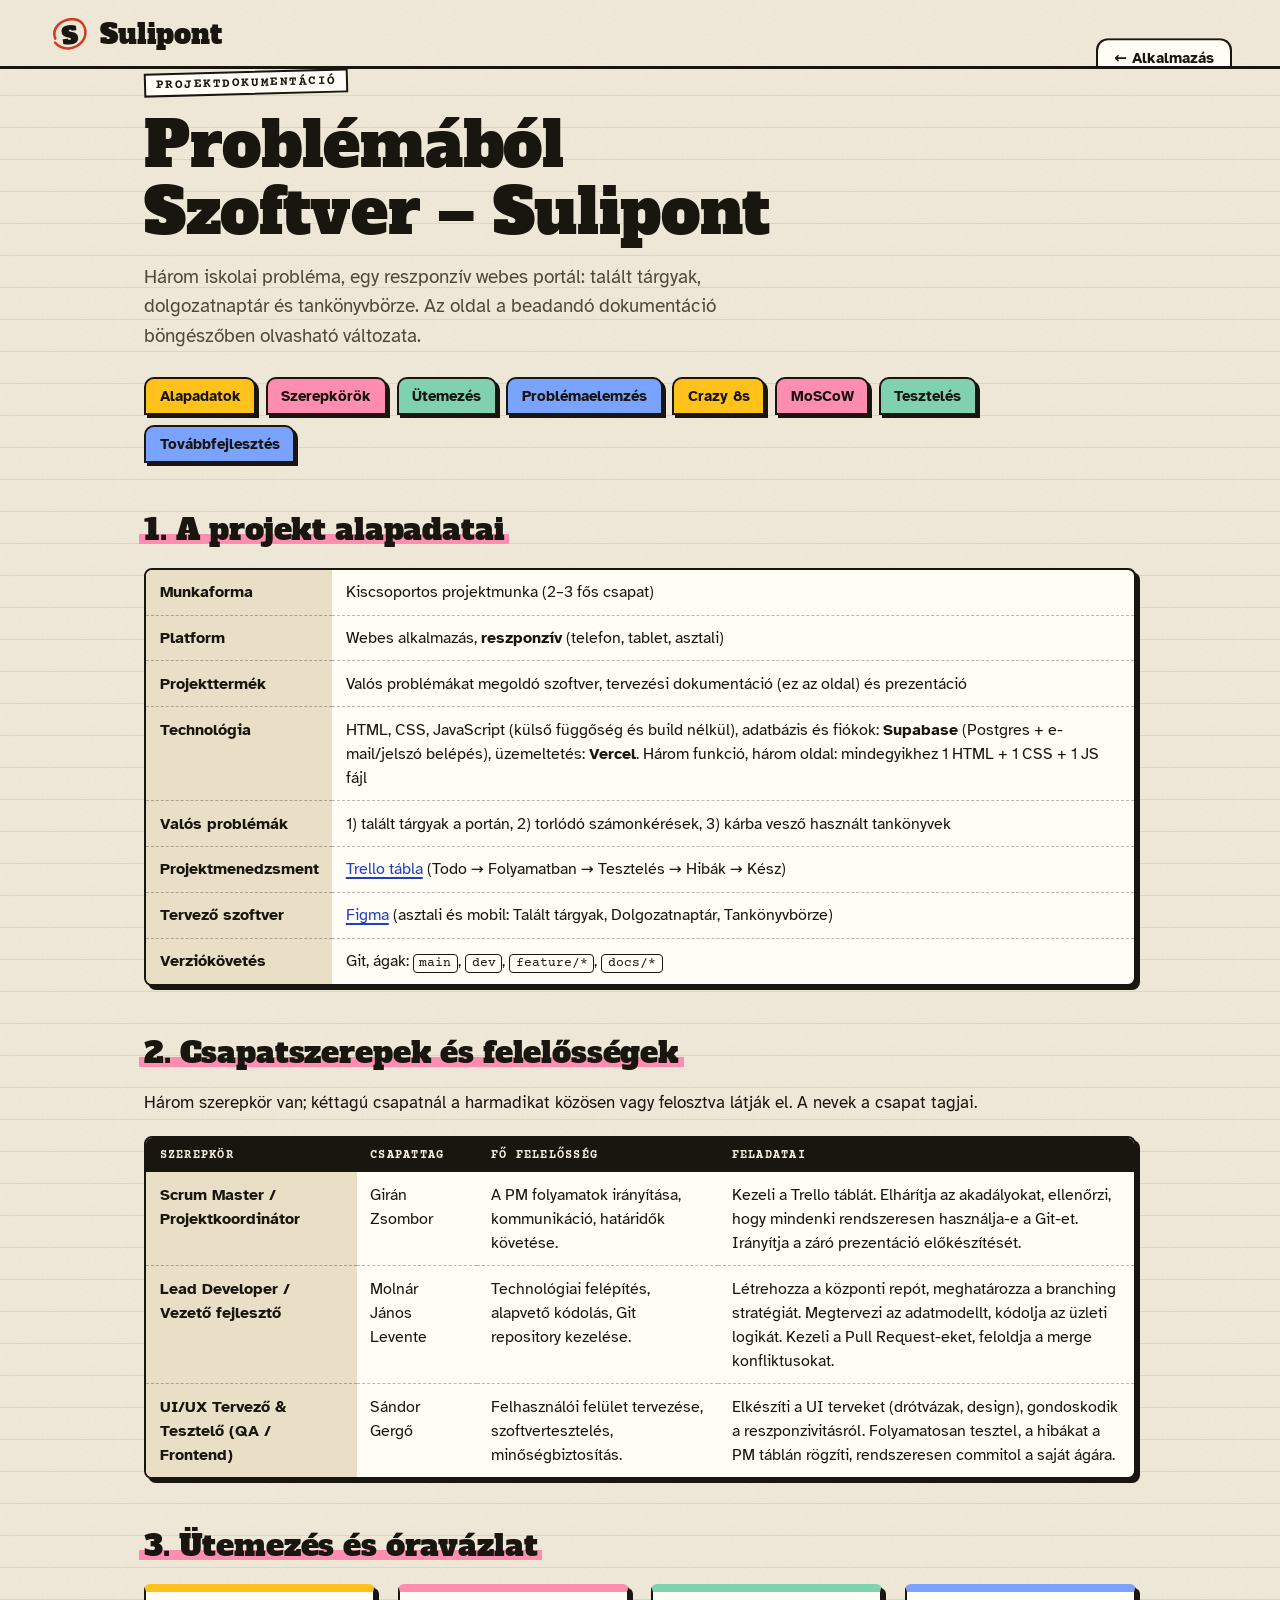
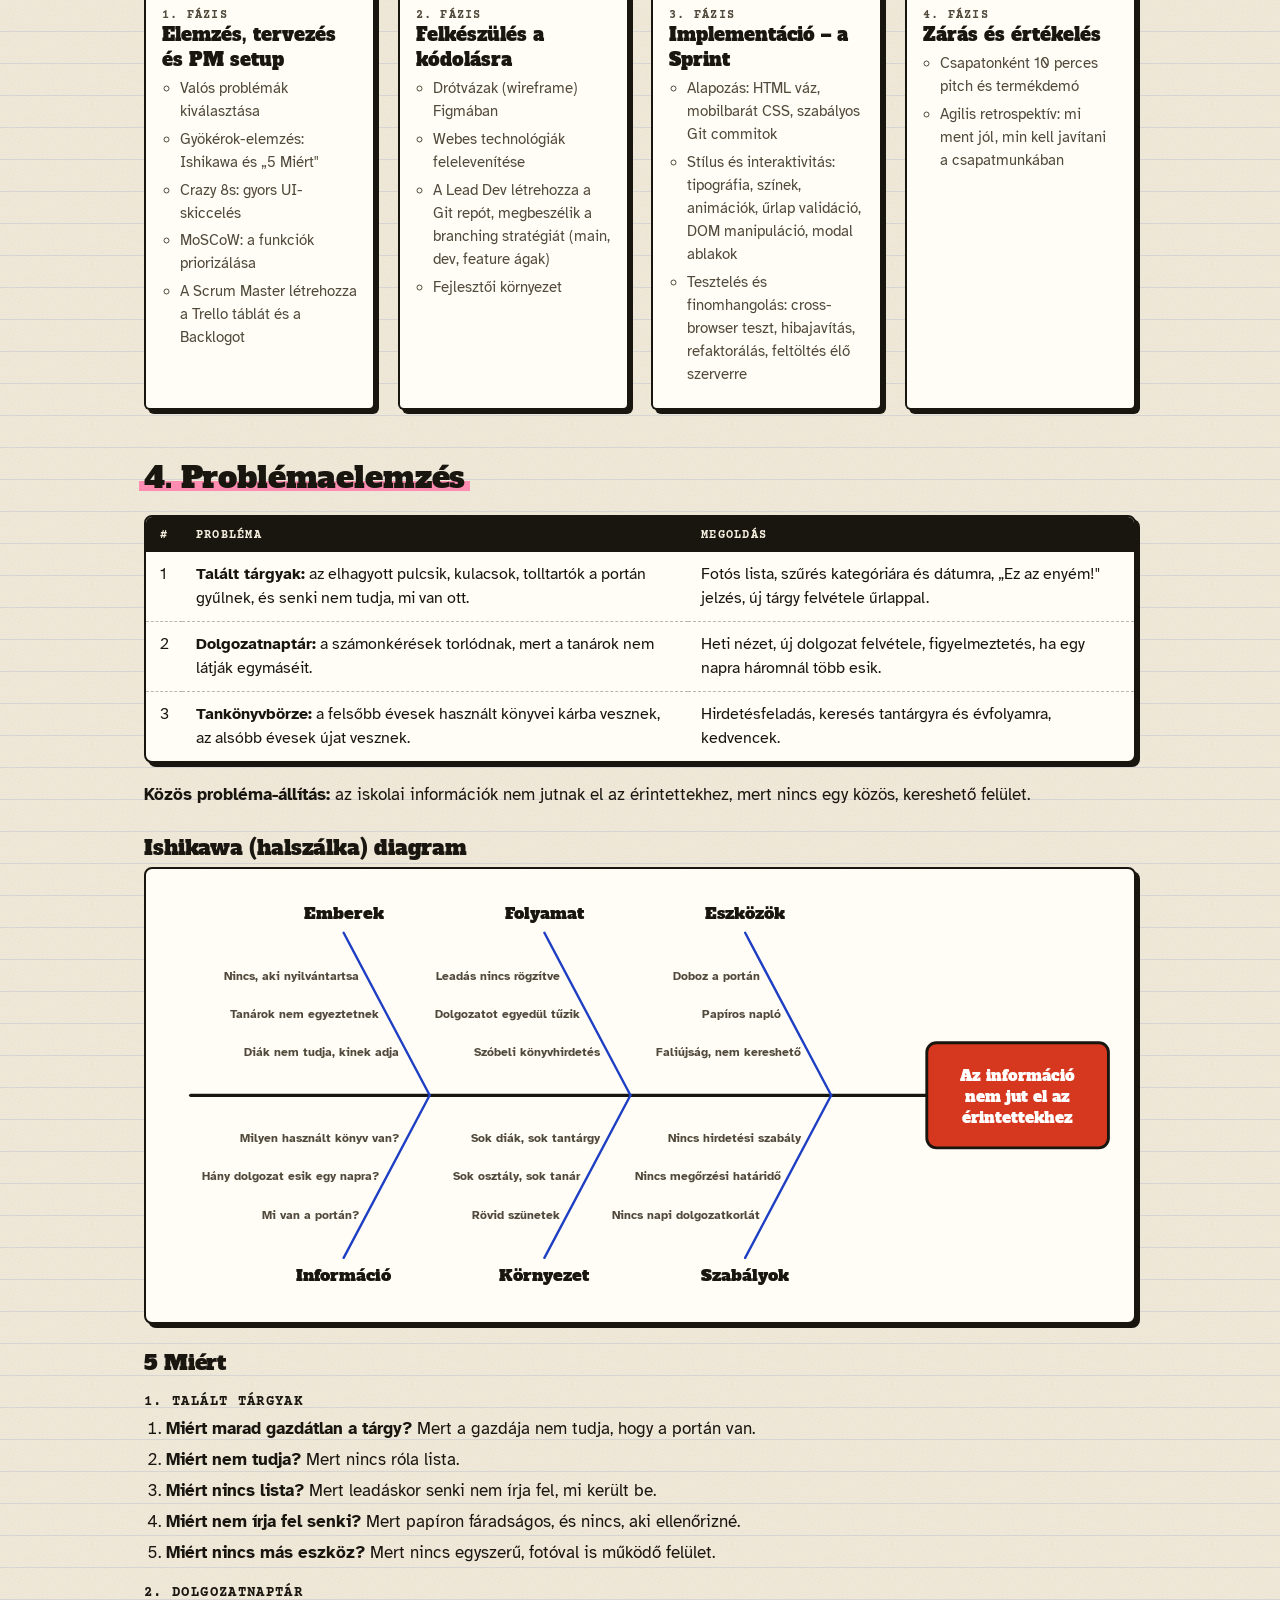
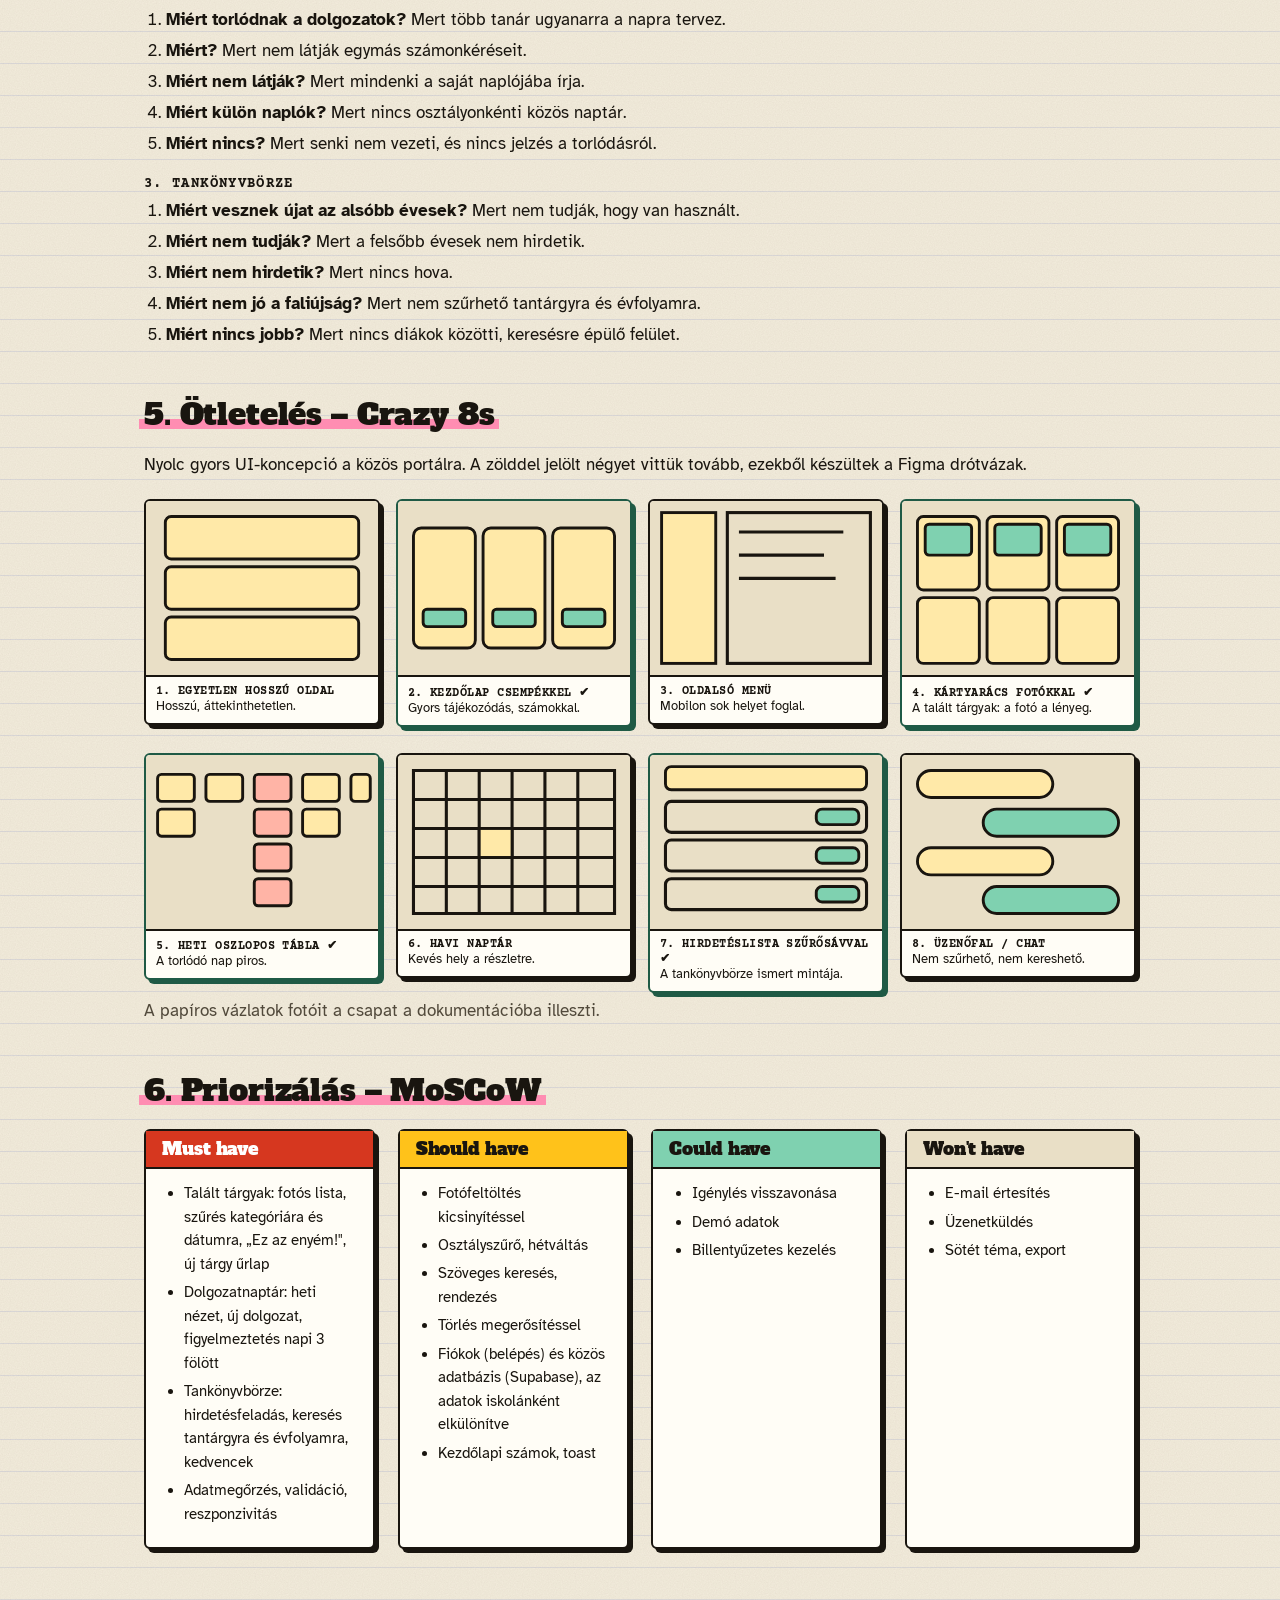
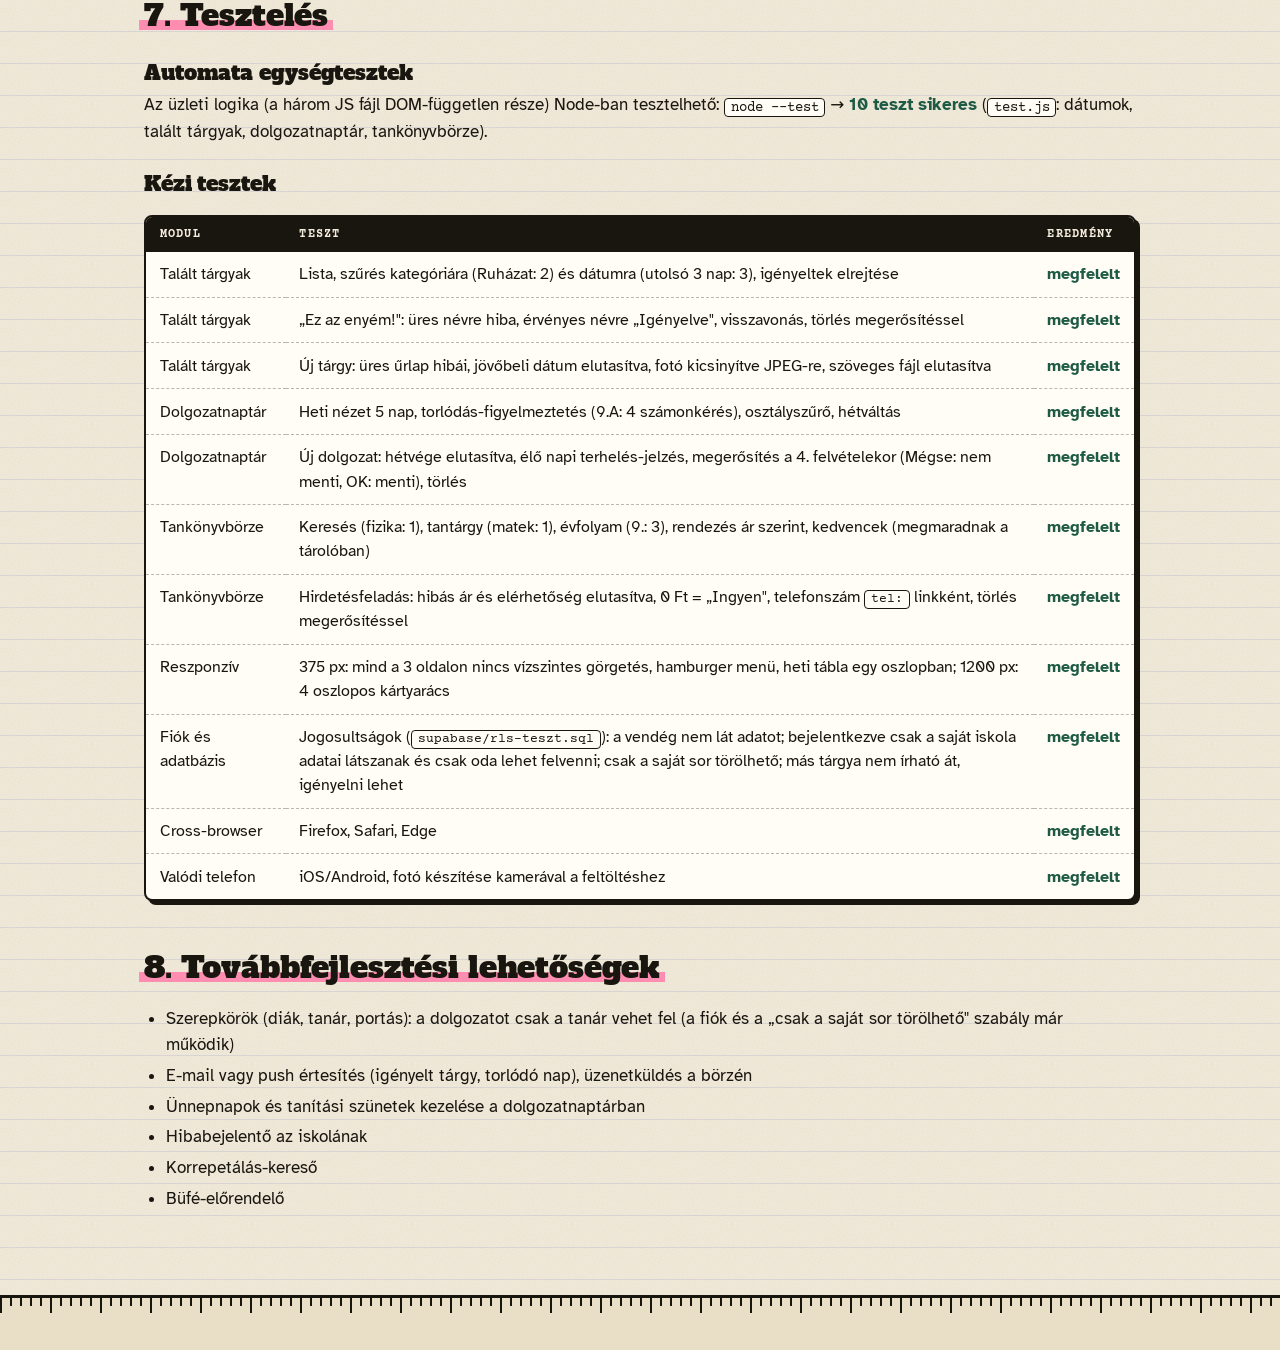
<file: docs.html>
<!DOCTYPE html>
<html lang="hu">
<head>
  <meta charset="utf-8">
  <meta name="viewport" content="width=device-width, initial-scale=1">
  <title>Dokumentáció – Sulipont</title>
  <meta name="description" content="A Sulipont projekt dokumentációja: szerepkörök, elemzés, Ishikawa, Crazy 8s, MoSCoW, tesztelés, prezentáció.">
  <link rel="stylesheet" href="docs.css">
</head>
<body>
  <a class="skip-link" href="#main">Ugrás a tartalomra</a>
  <header class="site-header">
    <div class="container header-inner">
      <a class="brand" href="app/talalt.html" aria-label="Sulipont – alkalmazás">
        <svg class="brand-mark" viewBox="0 0 56 56" aria-hidden="true"><text x="28" y="40" text-anchor="middle">S</text><path d="M9 31C5 16 21 6 36 9c14 3 17 20 7 30-9 9-27 10-35-3"/></svg>
        <span class="brand-name">Sulipont</span>
      </a>
      <nav class="site-nav nav-inline" aria-label="Főmenü">
        <a class="tab tab-home" href="app/talalt.html">← Alkalmazás</a>
      </nav>
    </div>
  </header>

  <main id="main" class="container doc" tabindex="-1">
    <p class="eyebrow">Projektdokumentáció</p>
    <h1>Problémából Szoftver – Sulipont</h1>
    <p class="lead">Három iskolai probléma, egy reszponzív webes portál: talált tárgyak, dolgozatnaptár és tankönyvbörze. Az oldal a beadandó dokumentáció böngészőben olvasható változata.</p>
    <ul class="toc" aria-label="Tartalom">
      <li><a href="#alapadatok">Alapadatok</a></li>
      <li><a href="#szerepkorok">Szerepkörök</a></li>
      <li><a href="#utemezes">Ütemezés</a></li>
      <li><a href="#elemzes">Problémaelemzés</a></li>
      <li><a href="#crazy8">Crazy 8s</a></li>
      <li><a href="#moscow">MoSCoW</a></li>
      <li><a href="#teszt">Tesztelés</a></li>
      <li><a href="#fejlesztes">Továbbfejlesztés</a></li>
    </ul>

    <section id="alapadatok">
      <h2>1. A projekt alapadatai</h2>
      <div class="table-wrap"><table class="doc-table">
        <tbody>
          <tr><th scope="row">Munkaforma</th><td>Kiscsoportos projektmunka (2–3 fős csapat)</td></tr>
          <tr><th scope="row">Platform</th><td>Webes alkalmazás, <strong>reszponzív</strong> (telefon, tablet, asztali)</td></tr>
          <tr><th scope="row">Projekttermék</th><td>Valós problémákat megoldó szoftver, tervezési dokumentáció (ez az oldal) és prezentáció</td></tr>
          <tr><th scope="row">Technológia</th><td>HTML, CSS, JavaScript (külső függőség és build nélkül), adatbázis és fiókok: <strong>Supabase</strong> (Postgres + e-mail/jelszó belépés), üzemeltetés: <strong>Vercel</strong>. Három funkció, három oldal: mindegyikhez 1 HTML + 1 CSS + 1 JS fájl</td></tr>
          <tr><th scope="row">Valós problémák</th><td>1) talált tárgyak a portán, 2) torlódó számonkérések, 3) kárba vesző használt tankönyvek</td></tr>
          <tr><th scope="row">Projektmenedzsment</th><td><a href="https://trello.com/b/x6AtH50N/sulipont-iskolai-port%C3%A1l-tal%C3%A1lt-t%C3%A1rgyak-dolgozatnapt%C3%A1r-tank%C3%B6nyvb%C3%B6rze">Trello tábla</a> (Todo → Folyamatban → Tesztelés → Hibák → Kész)</td></tr>
          <tr><th scope="row">Tervező szoftver</th><td><a href="https://www.figma.com/design/hCLiY46XTIukD7jxpJfkar">Figma</a> (asztali és mobil: Talált tárgyak, Dolgozatnaptár, Tankönyvbörze)</td></tr>
          <tr><th scope="row">Verziókövetés</th><td>Git, ágak: <code>main</code>, <code>dev</code>, <code>feature/*</code>, <code>docs/*</code></td></tr>
        </tbody>
      </table></div>
    </section>

    <section id="szerepkorok">
      <h2>2. Csapatszerepek és felelősségek</h2>
      <p>Három szerepkör van; kéttagú csapatnál a harmadikat közösen vagy felosztva látják el. A nevek a csapat tagjai.</p>
      <div class="table-wrap"><table class="doc-table">
        <thead><tr><th>Szerepkör</th><th>Csapattag</th><th>Fő felelősség</th><th>Feladatai</th></tr></thead>
        <tbody>
          <tr><th scope="row">Scrum Master / Projektkoordinátor</th><td>Girán Zsombor</td><td>A PM folyamatok irányítása, kommunikáció, határidők követése.</td><td>Kezeli a Trello táblát. Elhárítja az akadályokat, ellenőrzi, hogy mindenki rendszeresen használja-e a Git-et. Irányítja a záró prezentáció előkészítését.</td></tr>
          <tr><th scope="row">Lead Developer / Vezető fejlesztő</th><td>Molnár János Levente</td><td>Technológiai felépítés, alapvető kódolás, Git repository kezelése.</td><td>Létrehozza a központi repót, meghatározza a branching stratégiát. Megtervezi az adatmodellt, kódolja az üzleti logikát. Kezeli a Pull Request-eket, feloldja a merge konfliktusokat.</td></tr>
          <tr><th scope="row">UI/UX Tervező &amp; Tesztelő (QA / Frontend)</th><td>Sándor Gergő</td><td>Felhasználói felület tervezése, szoftvertesztelés, minőségbiztosítás.</td><td>Elkészíti a UI terveket (drótvázak, design), gondoskodik a reszponzivitásról. Folyamatosan tesztel, a hibákat a PM táblán rögzíti, rendszeresen commitol a saját ágára.</td></tr>
        </tbody>
      </table></div>
    </section>

    <section id="utemezes">
      <h2>3. Ütemezés és óravázlat</h2>
      <ol class="timeline">
        <li><strong>Elemzés, tervezés és PM setup</strong><ul><li>Valós problémák kiválasztása</li><li>Gyökérok-elemzés: Ishikawa és „5 Miért"</li><li>Crazy 8s: gyors UI-skiccelés</li><li>MoSCoW: a funkciók priorizálása</li><li>A Scrum Master létrehozza a Trello táblát és a Backlogot</li></ul></li>
        <li><strong>Felkészülés a kódolásra</strong><ul><li>Drótvázak (wireframe) Figmában</li><li>Webes technológiák felelevenítése</li><li>A Lead Dev létrehozza a Git repót, megbeszélik a branching stratégiát (main, dev, feature ágak)</li><li>Fejlesztői környezet</li></ul></li>
        <li><strong>Implementáció – a Sprint</strong><ul><li>Alapozás: HTML váz, mobilbarát CSS, szabályos Git commitok</li><li>Stílus és interaktivitás: tipográfia, színek, animációk, űrlap validáció, DOM manipuláció, modal ablakok</li><li>Tesztelés és finomhangolás: cross-browser teszt, hibajavítás, refaktorálás, feltöltés élő szerverre</li></ul></li>
        <li><strong>Zárás és értékelés</strong><ul><li>Csapatonként 10 perces pitch és termékdemó</li><li>Agilis retrospektív: mi ment jól, min kell javítani a csapatmunkában</li></ul></li>
      </ol>
    </section>

    <section id="elemzes">
      <h2>4. Problémaelemzés</h2>
      <div class="table-wrap"><table class="doc-table">
        <thead><tr><th>#</th><th>Probléma</th><th>Megoldás</th></tr></thead>
        <tbody>
          <tr><td>1</td><td><strong>Talált tárgyak:</strong> az elhagyott pulcsik, kulacsok, tolltartók a portán gyűlnek, és senki nem tudja, mi van ott.</td><td>Fotós lista, szűrés kategóriára és dátumra, „Ez az enyém!" jelzés, új tárgy felvétele űrlappal.</td></tr>
          <tr><td>2</td><td><strong>Dolgozatnaptár:</strong> a számonkérések torlódnak, mert a tanárok nem látják egymáséit.</td><td>Heti nézet, új dolgozat felvétele, figyelmeztetés, ha egy napra háromnál több esik.</td></tr>
          <tr><td>3</td><td><strong>Tankönyvbörze:</strong> a felsőbb évesek használt könyvei kárba vesznek, az alsóbb évesek újat vesznek.</td><td>Hirdetésfeladás, keresés tantárgyra és évfolyamra, kedvencek.</td></tr>
        </tbody>
      </table></div>
      <p><strong>Közös probléma-állítás:</strong> az iskolai információk nem jutnak el az érintettekhez, mert nincs egy közös, kereshető felület.</p>

      <h3>Ishikawa (halszálka) diagram</h3>
      <div class="ishikawa">
        <svg viewBox="0 0 1000 440" role="img" aria-labelledby="ish-t ish-d">
          <title id="ish-t">Ishikawa diagram</title>
          <desc id="ish-d">Következmény: az iskolai információ nem jut el az érintettekhez. Okok hat csoportban: emberek, folyamat, eszközök, információ, környezet, szabályok.</desc>
          <line class="spine" x1="30" y1="220" x2="800" y2="220"/>
          <rect class="head" x="800" y="165" width="190" height="110" rx="10"/>
          <text class="head-t" x="895" y="205" text-anchor="middle">Az információ</text>
          <text class="head-t" x="895" y="227" text-anchor="middle">nem jut el az</text>
          <text class="head-t" x="895" y="249" text-anchor="middle">érintettekhez</text>

          <line class="bone" x1="190" y1="50" x2="280" y2="220"/><line class="bone" x1="400" y1="50" x2="490" y2="220"/><line class="bone" x1="610" y1="50" x2="700" y2="220"/>
          <line class="bone" x1="190" y1="390" x2="280" y2="220"/><line class="bone" x1="400" y1="390" x2="490" y2="220"/><line class="bone" x1="610" y1="390" x2="700" y2="220"/>

          <text class="cat" x="190" y="36" text-anchor="middle">Emberek</text>
          <text class="cause" x="206" y="99" text-anchor="end">Nincs, aki nyilvántartsa</text>
          <text class="cause" x="227" y="139" text-anchor="end">Tanárok nem egyeztetnek</text>
          <text class="cause" x="248" y="179" text-anchor="end">Diák nem tudja, kinek adja</text>

          <text class="cat" x="400" y="36" text-anchor="middle">Folyamat</text>
          <text class="cause" x="416" y="99" text-anchor="end">Leadás nincs rögzítve</text>
          <text class="cause" x="437" y="139" text-anchor="end">Dolgozatot egyedül tűzik</text>
          <text class="cause" x="458" y="179" text-anchor="end">Szóbeli könyvhirdetés</text>

          <text class="cat" x="610" y="36" text-anchor="middle">Eszközök</text>
          <text class="cause" x="626" y="99" text-anchor="end">Doboz a portán</text>
          <text class="cause" x="647" y="139" text-anchor="end">Papíros napló</text>
          <text class="cause" x="668" y="179" text-anchor="end">Faliújság, nem kereshető</text>

          <text class="cat" x="190" y="414" text-anchor="middle">Információ</text>
          <text class="cause" x="206" y="349" text-anchor="end">Mi van a portán?</text>
          <text class="cause" x="227" y="309" text-anchor="end">Hány dolgozat esik egy napra?</text>
          <text class="cause" x="248" y="269" text-anchor="end">Milyen használt könyv van?</text>

          <text class="cat" x="400" y="414" text-anchor="middle">Környezet</text>
          <text class="cause" x="416" y="349" text-anchor="end">Rövid szünetek</text>
          <text class="cause" x="437" y="309" text-anchor="end">Sok osztály, sok tanár</text>
          <text class="cause" x="458" y="269" text-anchor="end">Sok diák, sok tantárgy</text>

          <text class="cat" x="610" y="414" text-anchor="middle">Szabályok</text>
          <text class="cause" x="626" y="349" text-anchor="end">Nincs napi dolgozatkorlát</text>
          <text class="cause" x="647" y="309" text-anchor="end">Nincs megőrzési határidő</text>
          <text class="cause" x="668" y="269" text-anchor="end">Nincs hirdetési szabály</text>
        </svg>
      </div>

      <h3>5 Miért</h3>
      <h4>1. Talált tárgyak</h4>
      <ol>
        <li><strong>Miért marad gazdátlan a tárgy?</strong> Mert a gazdája nem tudja, hogy a portán van.</li>
        <li><strong>Miért nem tudja?</strong> Mert nincs róla lista.</li>
        <li><strong>Miért nincs lista?</strong> Mert leadáskor senki nem írja fel, mi került be.</li>
        <li><strong>Miért nem írja fel senki?</strong> Mert papíron fáradságos, és nincs, aki ellenőrizné.</li>
        <li><strong>Miért nincs más eszköz?</strong> Mert nincs egyszerű, fotóval is működő felület.</li>
      </ol>
      <h4>2. Dolgozatnaptár</h4>
      <ol>
        <li><strong>Miért torlódnak a dolgozatok?</strong> Mert több tanár ugyanarra a napra tervez.</li>
        <li><strong>Miért?</strong> Mert nem látják egymás számonkéréseit.</li>
        <li><strong>Miért nem látják?</strong> Mert mindenki a saját naplójába írja.</li>
        <li><strong>Miért külön naplók?</strong> Mert nincs osztályonkénti közös naptár.</li>
        <li><strong>Miért nincs?</strong> Mert senki nem vezeti, és nincs jelzés a torlódásról.</li>
      </ol>
      <h4>3. Tankönyvbörze</h4>
      <ol>
        <li><strong>Miért vesznek újat az alsóbb évesek?</strong> Mert nem tudják, hogy van használt.</li>
        <li><strong>Miért nem tudják?</strong> Mert a felsőbb évesek nem hirdetik.</li>
        <li><strong>Miért nem hirdetik?</strong> Mert nincs hova.</li>
        <li><strong>Miért nem jó a faliújság?</strong> Mert nem szűrhető tantárgyra és évfolyamra.</li>
        <li><strong>Miért nincs jobb?</strong> Mert nincs diákok közötti, keresésre épülő felület.</li>
      </ol>
    </section>

    <section id="crazy8">
      <h2>5. Ötletelés – Crazy 8s</h2>
      <p>Nyolc gyors UI-koncepció a közös portálra. A zölddel jelölt négyet vittük tovább, ezekből készültek a Figma drótvázak.</p>
      <ul class="tiles-sketch">
        <li><figure class="tile-s"><svg viewBox="0 0 120 90" aria-hidden="true"><rect class="f" x="10" y="8" width="100" height="22" rx="3"/><rect class="f" x="10" y="34" width="100" height="22" rx="3"/><rect class="f" x="10" y="60" width="100" height="22" rx="3"/></svg><figcaption><strong>1. Egyetlen hosszú oldal</strong>Hosszú, áttekinthetetlen.</figcaption></figure></li>
        <li><figure class="tile-s picked"><svg viewBox="0 0 120 90" aria-hidden="true"><rect class="f" x="8" y="14" width="32" height="62" rx="4"/><rect class="f" x="44" y="14" width="32" height="62" rx="4"/><rect class="f" x="80" y="14" width="32" height="62" rx="4"/><rect class="g" x="13" y="56" width="22" height="9" rx="2"/><rect class="g" x="49" y="56" width="22" height="9" rx="2"/><rect class="g" x="85" y="56" width="22" height="9" rx="2"/></svg><figcaption><strong>2. Kezdőlap csempékkel ✔</strong>Gyors tájékozódás, számokkal.</figcaption></figure></li>
        <li><figure class="tile-s"><svg viewBox="0 0 120 90" aria-hidden="true"><rect class="f" x="6" y="6" width="28" height="78"/><rect class="l" x="40" y="6" width="74" height="78"/><path class="l" d="M46 16H100M46 28H90M46 40H96"/></svg><figcaption><strong>3. Oldalsó menü</strong>Mobilon sok helyet foglal.</figcaption></figure></li>
        <li><figure class="tile-s picked"><svg viewBox="0 0 120 90" aria-hidden="true"><rect class="f" x="8" y="8" width="32" height="38" rx="3"/><rect class="f" x="44" y="8" width="32" height="38" rx="3"/><rect class="f" x="80" y="8" width="32" height="38" rx="3"/><rect class="f" x="8" y="50" width="32" height="34" rx="3"/><rect class="f" x="44" y="50" width="32" height="34" rx="3"/><rect class="f" x="80" y="50" width="32" height="34" rx="3"/><rect class="g" x="12" y="12" width="24" height="16" rx="2"/><rect class="g" x="48" y="12" width="24" height="16" rx="2"/><rect class="g" x="84" y="12" width="24" height="16" rx="2"/></svg><figcaption><strong>4. Kártyarács fotókkal ✔</strong>A talált tárgyak: a fotó a lényeg.</figcaption></figure></li>
        <li><figure class="tile-s picked"><svg viewBox="0 0 120 90" aria-hidden="true"><rect class="f" x="6" y="10" width="19" height="14" rx="2"/><rect class="f" x="6" y="28" width="19" height="14" rx="2"/><rect class="f" x="31" y="10" width="19" height="14" rx="2"/><rect class="b" x="56" y="10" width="19" height="14" rx="2"/><rect class="b" x="56" y="28" width="19" height="14" rx="2"/><rect class="b" x="56" y="46" width="19" height="14" rx="2"/><rect class="b" x="56" y="64" width="19" height="14" rx="2"/><rect class="f" x="81" y="10" width="19" height="14" rx="2"/><rect class="f" x="81" y="28" width="19" height="14" rx="2"/><rect class="f" x="106" y="10" width="10" height="14" rx="2"/></svg><figcaption><strong>5. Heti oszlopos tábla ✔</strong>A torlódó nap piros.</figcaption></figure></li>
        <li><figure class="tile-s"><svg viewBox="0 0 120 90" aria-hidden="true"><path class="l" d="M8 8H112V82H8Z M8 23H112 M8 38H112 M8 53H112 M8 68H112 M25 8V82 M42 8V82 M59 8V82 M76 8V82 M93 8V82"/><rect class="f" x="42" y="38" width="17" height="15"/></svg><figcaption><strong>6. Havi naptár</strong>Kevés hely a részletre.</figcaption></figure></li>
        <li><figure class="tile-s picked"><svg viewBox="0 0 120 90" aria-hidden="true"><rect class="f" x="8" y="6" width="104" height="12" rx="3"/><rect class="l" x="8" y="24" width="104" height="16" rx="3"/><rect class="l" x="8" y="44" width="104" height="16" rx="3"/><rect class="l" x="8" y="64" width="104" height="16" rx="3"/><rect class="g" x="86" y="28" width="22" height="8" rx="3"/><rect class="g" x="86" y="48" width="22" height="8" rx="3"/><rect class="g" x="86" y="68" width="22" height="8" rx="3"/></svg><figcaption><strong>7. Hirdetéslista szűrősávval ✔</strong>A tankönyvbörze ismert mintája.</figcaption></figure></li>
        <li><figure class="tile-s"><svg viewBox="0 0 120 90" aria-hidden="true"><rect class="f" x="8" y="8" width="70" height="14" rx="7"/><rect class="g" x="42" y="28" width="70" height="14" rx="7"/><rect class="f" x="8" y="48" width="70" height="14" rx="7"/><rect class="g" x="42" y="68" width="70" height="14" rx="7"/></svg><figcaption><strong>8. Üzenőfal / chat</strong>Nem szűrhető, nem kereshető.</figcaption></figure></li>
      </ul>
      <p class="muted">A papíros vázlatok fotóit a csapat a dokumentációba illeszti.</p>
    </section>

    <section id="moscow">
      <h2>6. Priorizálás – MoSCoW</h2>
      <div class="moscow">
        <div class="m"><h3>Must have</h3><ul><li>Talált tárgyak: fotós lista, szűrés kategóriára és dátumra, „Ez az enyém!", új tárgy űrlap</li><li>Dolgozatnaptár: heti nézet, új dolgozat, figyelmeztetés napi 3 fölött</li><li>Tankönyvbörze: hirdetésfeladás, keresés tantárgyra és évfolyamra, kedvencek</li><li>Adatmegőrzés, validáció, reszponzivitás</li></ul></div>
        <div class="s"><h3>Should have</h3><ul><li>Fotófeltöltés kicsinyítéssel</li><li>Osztályszűrő, hétváltás</li><li>Szöveges keresés, rendezés</li><li>Törlés megerősítéssel</li><li>Fiókok (belépés) és közös adatbázis (Supabase), az adatok iskolánként elkülönítve</li><li>Kezdőlapi számok, toast</li></ul></div>
        <div class="c"><h3>Could have</h3><ul><li>Igénylés visszavonása</li><li>Demó adatok</li><li>Billentyűzetes kezelés</li></ul></div>
        <div class="w"><h3>Won't have</h3><ul><li>E-mail értesítés</li><li>Üzenetküldés</li><li>Sötét téma, export</li></ul></div>
      </div>
    </section>

    <section id="teszt">
      <h2>7. Tesztelés</h2>
      <h3>Automata egységtesztek</h3>
      <p>Az üzleti logika (a három JS fájl DOM-független része) Node-ban tesztelhető: <code>node --test</code> → <span class="ok">10 teszt sikeres</span> (<code>test.js</code>: dátumok, talált tárgyak, dolgozatnaptár, tankönyvbörze).</p>
      <h3>Kézi tesztek</h3>
      <div class="table-wrap"><table class="doc-table">
        <thead><tr><th>Modul</th><th>Teszt</th><th>Eredmény</th></tr></thead>
        <tbody>
          <tr><td>Talált tárgyak</td><td>Lista, szűrés kategóriára (Ruházat: 2) és dátumra (utolsó 3 nap: 3), igényeltek elrejtése</td><td class="ok">megfelelt</td></tr>
          <tr><td>Talált tárgyak</td><td>„Ez az enyém!": üres névre hiba, érvényes névre „Igényelve", visszavonás, törlés megerősítéssel</td><td class="ok">megfelelt</td></tr>
          <tr><td>Talált tárgyak</td><td>Új tárgy: üres űrlap hibái, jövőbeli dátum elutasítva, fotó kicsinyítve JPEG-re, szöveges fájl elutasítva</td><td class="ok">megfelelt</td></tr>
          <tr><td>Dolgozatnaptár</td><td>Heti nézet 5 nap, torlódás-figyelmeztetés (9.A: 4 számonkérés), osztályszűrő, hétváltás</td><td class="ok">megfelelt</td></tr>
          <tr><td>Dolgozatnaptár</td><td>Új dolgozat: hétvége elutasítva, élő napi terhelés-jelzés, megerősítés a 4. felvételekor (Mégse: nem menti, OK: menti), törlés</td><td class="ok">megfelelt</td></tr>
          <tr><td>Tankönyvbörze</td><td>Keresés (fizika: 1), tantárgy (matek: 1), évfolyam (9.: 3), rendezés ár szerint, kedvencek (megmaradnak a tárolóban)</td><td class="ok">megfelelt</td></tr>
          <tr><td>Tankönyvbörze</td><td>Hirdetésfeladás: hibás ár és elérhetőség elutasítva, 0 Ft = „Ingyen", telefonszám <code>tel:</code> linkként, törlés megerősítéssel</td><td class="ok">megfelelt</td></tr>
          <tr><td>Reszponzív</td><td>375 px: mind a 3 oldalon nincs vízszintes görgetés, hamburger menü, heti tábla egy oszlopban; 1200 px: 4 oszlopos kártyarács</td><td class="ok">megfelelt</td></tr>
          <tr><td>Fiók és adatbázis</td><td>Jogosultságok (<code>supabase/rls-teszt.sql</code>): a vendég nem lát adatot; bejelentkezve csak a saját iskola adatai látszanak és csak oda lehet felvenni; csak a saját sor törölhető; más tárgya nem írható át, igényelni lehet</td><td class="ok">megfelelt</td></tr>
          <tr><td>Cross-browser</td><td>Firefox, Safari, Edge</td><td class="ok">megfelelt</td></tr>
          <tr><td>Valódi telefon</td><td>iOS/Android, fotó készítése kamerával a feltöltéshez</td><td class="ok">megfelelt</td></tr>
        </tbody>
      </table></div>
    </section>

    <section id="fejlesztes">
      <h2>8. Továbbfejlesztési lehetőségek</h2>
      <ul>
        <li>Szerepkörök (diák, tanár, portás): a dolgozatot csak a tanár vehet fel (a fiók és a „csak a saját sor törölhető" szabály már működik)</li>
        <li>E-mail vagy push értesítés (igényelt tárgy, torlódó nap), üzenetküldés a börzén</li>
        <li>Ünnepnapok és tanítási szünetek kezelése a dolgozatnaptárban</li>
        <li>Hibabejelentő az iskolának</li>
        <li>Korrepetálás-kereső</li>
        <li>Büfé-előrendelő</li>
      </ul>
    </section>
  </main>

  <footer class="site-footer"></footer>
</body>
</html>
</file>
<file: docs.css>
/* Dokumentáció. Egy oldal = egy HTML + egy CSS + egy JS, ezért a közös rész (betűk, fejléc, gombok, mezők) mindhárom oldal CSS-ében benne van. */
/* Betűk (nyílt licenc, a fonts/ mappában). A latin rész az alap, a latin-ext a magyar ő és ű betűkhöz kell. */
@font-face { font-family: 'Alfa Slab One'; src: url(fonts/alfa-slab-one-400-latin.woff2); unicode-range: U+0000-00FF, U+2000-206F; }
@font-face { font-family: 'Alfa Slab One'; src: url(fonts/alfa-slab-one-400-latin-ext.woff2); unicode-range: U+0100-024F; }
@font-face { font-family: 'Atkinson Hyperlegible'; src: url(fonts/atkinson-hyperlegible-400-latin.woff2); unicode-range: U+0000-00FF, U+2000-206F; }
@font-face { font-family: 'Atkinson Hyperlegible'; src: url(fonts/atkinson-hyperlegible-400-latin-ext.woff2); unicode-range: U+0100-024F; }
@font-face { font-family: 'Atkinson Hyperlegible'; font-weight: 700; src: url(fonts/atkinson-hyperlegible-700-latin.woff2); unicode-range: U+0000-00FF, U+2000-206F; }
@font-face { font-family: 'Atkinson Hyperlegible'; font-weight: 700; src: url(fonts/atkinson-hyperlegible-700-latin-ext.woff2); unicode-range: U+0100-024F; }
@font-face { font-family: 'Courier Prime'; src: url(fonts/courier-prime-400-latin.woff2); unicode-range: U+0000-00FF, U+2000-206F; }
@font-face { font-family: 'Courier Prime'; src: url(fonts/courier-prime-400-latin-ext.woff2); unicode-range: U+0100-024F; }
@font-face { font-family: 'Courier Prime'; font-weight: 700; src: url(fonts/courier-prime-700-latin.woff2); unicode-range: U+0000-00FF, U+2000-206F; }
@font-face { font-family: 'Courier Prime'; font-weight: 700; src: url(fonts/courier-prime-700-latin-ext.woff2); unicode-range: U+0100-024F; }
@font-face { font-family: 'Caveat'; font-weight: 500 700; src: url(fonts/caveat-700-latin.woff2); unicode-range: U+0000-00FF, U+2000-206F; }
@font-face { font-family: 'Caveat'; font-weight: 500 700; src: url(fonts/caveat-700-latin-ext.woff2); unicode-range: U+0100-024F; }
/* Alap: színek, betűk, füzetlap-háttér.
   Arculat: iskolai tárgyak (füzet, cetli, matrica, bélyeg). Tinta + papír, hozzá szövegkiemelő és filctoll színek. */
:root {
  /* papír és tinta */
  --paper: #f4eddd;
  --paper-2: #e9dfc6;
  --card: #fffdf6;
  --ink: #19150f;
  --ink-soft: #51493b;

  /* színek: filctoll, szövegkiemelő, táblazöld */
  --tomato: #d6371f;
  --sun: #ffc21a;
  --pen: #1e3fc4;
  --board: #1f5a45;
  --hl: #ff8db2;
  --mint: #7fd1b0;
  --kraft: #d9b277;
  --cork: #c99a5b;
  --wood: #8a5a2b;

  /* az oldal színe (az oldal végén állítjuk be) */
  --accent: var(--tomato);
  --accent-ink: #fff;
  --marker: var(--sun);

  --bw: 2px;
  --radius: 10px;
  --hard: 4px 4px 0 var(--ink);
  --hard-lg: 7px 7px 0 var(--ink);

  --font-display: 'Alfa Slab One', 'Rockwell', 'Georgia', serif;
  --font-body: 'Atkinson Hyperlegible', 'Segoe UI', system-ui, sans-serif;
  --font-mono: 'Courier Prime', 'Courier New', ui-monospace, monospace;
  --font-hand: 'Caveat', 'Segoe Print', cursive;

  --paper-grain: url("data:image/svg+xml;utf8,<svg xmlns='http://www.w3.org/2000/svg' width='160' height='160'><filter id='n'><feTurbulence type='fractalNoise' baseFrequency='.85' numOctaves='2' stitchTiles='stitch'/><feColorMatrix values='0 0 0 0 .1 0 0 0 0 .08 0 0 0 0 .05 0 0 0 .08 0'/></filter><rect width='100%' height='100%' filter='url(%23n)'/></svg>");
}
*, *::before, *::after { box-sizing: border-box; }
html { -webkit-text-size-adjust: 100%; scroll-behavior: smooth; }
body {
  margin: 0;
  min-height: 100vh;
  display: flex;
  flex-direction: column;
  color: var(--ink);
  font-family: var(--font-body);
  font-size: 1.05rem;
  line-height: 1.55;
  background-color: var(--paper);
  /* füzetlap: halvány kék vonalak + papírszemcse */
  background-image:
    var(--paper-grain),
    repeating-linear-gradient(to bottom, transparent 0 31px, rgb(30 63 196 / 11%) 31px 32px);
}
::selection { background: var(--sun); color: var(--ink); }
h1, h2, h3 { margin: 0 0 .5rem; font-family: var(--font-display); font-weight: 400; line-height: 1.08; letter-spacing: -.005em; text-wrap: balance; }
h1 { font-size: clamp(2.2rem, 5.2vw + .4rem, 3.9rem); }
h2 { font-size: 1.6rem; }
h3 { font-size: 1.2rem; }
p { margin: 0 0 1rem; }
ul, ol { margin: 0; padding: 0; }
a { color: var(--pen); text-decoration-thickness: 2px; text-underline-offset: 3px; }
a:hover { color: var(--tomato); }
img, svg { max-width: 100%; }
:focus-visible { outline: 3px solid var(--pen); outline-offset: 3px; border-radius: 4px; }
.muted { color: var(--ink-soft); }
.lead { max-width: 56ch; margin-top: 1rem; font-size: 1.2rem; color: var(--ink-soft); }
.eyebrow { display: inline-block; margin-bottom: 1rem; padding: .2rem .6rem; border: var(--bw) solid var(--ink); background: var(--card); font: 700 .8rem var(--font-mono); letter-spacing: .12em; text-transform: uppercase; transform: rotate(-1.5deg); }
.skip-link {
  position: absolute; left: .5rem; top: -4rem; z-index: 100;
  padding: .6rem 1rem; border: var(--bw) solid var(--ink); border-radius: var(--radius);
  background: var(--sun); color: var(--ink); font-weight: 700;
}
.skip-link:focus { top: .5rem; }
[hidden] { display: none !important; }
@media (prefers-reduced-motion: reduce) {
  html { scroll-behavior: auto; }
  * { animation: none !important; transition: none !important; }
}
/* ===== Elrendezés ===== */
.container { width: min(100% - 2rem, 74rem); margin-inline: auto; }
/* ---------- Fejléc: a lap tetején a logó, alatta a színes iktatófülek ---------- */
.site-header {
  position: sticky; top: 0; z-index: 50;
  background-color: var(--paper);
  background-image: var(--paper-grain);
  border-bottom: 3px solid var(--ink);
}
.header-inner { display: flex; align-items: flex-end; justify-content: space-between; gap: 1rem; padding-top: .8rem; overflow: hidden; }
.brand { display: inline-flex; align-items: center; gap: .55rem; padding-bottom: .6rem; color: var(--ink); font: 1.7rem/1 var(--font-display); text-decoration: none; }
.brand:hover { color: var(--ink); }
.brand-mark { width: 2.7rem; height: 2.7rem; transform: rotate(-7deg); transition: transform .25s; overflow: visible; }
.brand-mark text { font-family: var(--font-display); font-size: 31px; fill: var(--ink); }
.brand-mark path { fill: none; stroke: var(--tomato); stroke-width: 3.2; stroke-linecap: round; }
.brand:hover .brand-mark { transform: rotate(5deg) scale(1.08); }
.site-nav { display: flex; align-items: flex-end; gap: .35rem; }
.tab {
  padding: .55rem 1rem .6rem;
  border: var(--bw) solid var(--ink); border-bottom: 0; border-radius: 12px 12px 0 0;
  background: var(--tab-bg, var(--card)); color: var(--tab-ink, var(--ink));
  font: 700 .95rem var(--font-body); text-decoration: none;
  transform: translateY(.7rem);               /* a nem aktív fül „bent van" a füzetben */
  transition: transform .15s;
}
.tab:hover { transform: translateY(.3rem); color: var(--tab-ink, var(--ink)); }
.tab[aria-current="page"] { transform: translateY(0); padding-bottom: 1rem; }
/* ---------- Lábléc: vonalzó ---------- */
.site-footer { position: relative; min-height: 3.4rem; margin-top: 2rem; border-top: 3px solid var(--ink); background-color: var(--paper-2); }
.site-footer::before {
  content: ''; position: absolute; left: 0; right: 0; top: 0; height: 16px;
  background:
    repeating-linear-gradient(90deg, var(--ink) 0 2px, transparent 2px 10px) 0 0 / 100% 8px no-repeat,
    repeating-linear-gradient(90deg, var(--ink) 0 2px, transparent 2px 50px) 0 0 / 100% 15px no-repeat;
}
input, select, textarea {
  width: 100%; min-height: 2.9rem; padding: .55rem .8rem;
  border: var(--bw) solid var(--ink); border-radius: 8px;
  background: var(--card); color: var(--ink); font: 1rem var(--font-body);
  color-scheme: light;
}
select {
  appearance: none; padding-right: 2.3rem; cursor: pointer;
  background-image: url("data:image/svg+xml;utf8,<svg xmlns='http://www.w3.org/2000/svg' viewBox='0 0 16 16'><path d='M3 6l5 5 5-5' fill='none' stroke='%2319150f' stroke-width='2.6' stroke-linecap='round' stroke-linejoin='round'/></svg>");
  background-repeat: no-repeat; background-position: right .7rem center; background-size: 1rem;
}
textarea { resize: vertical; }
input::placeholder, textarea::placeholder { color: rgb(25 21 15 / 62%); }
input[type="file"] { padding: .5rem .6rem; cursor: pointer; }
[aria-invalid="true"] { border-color: var(--tomato); box-shadow: 3px 3px 0 var(--tomato); }
[id$="-count"] { margin-bottom: 1.2rem; font: 700 .85rem var(--font-mono); letter-spacing: .08em; text-transform: uppercase; }
.form { display: grid; gap: 1.1rem; }
.form::before, dialog::before {
  content: ''; position: absolute; top: -14px; left: 2rem; width: 6.5rem; height: 1.7rem;
  background: rgb(255 194 26 / 78%); border: 1px solid rgb(25 21 15 / 12%); transform: rotate(-3deg);
}
.row { display: grid; grid-template-columns: 1fr 1fr; gap: 1rem; }
/* ---------- Cetli (toast) ---------- */
.toast-region { position: fixed; inset: auto 1rem 1.2rem 1rem; z-index: 200; display: grid; gap: .7rem; justify-items: center; pointer-events: none; }
.toast {
  max-width: 30rem; padding: .9rem 1.2rem; border: var(--bw) solid var(--ink);
  background: var(--sun); color: var(--ink); box-shadow: var(--hard); font-weight: 700;
  transform: rotate(-1.2deg); animation: pop .3s ease-out; pointer-events: auto;
}
.toast-bad { background: var(--tomato); color: #fff; }
@keyframes pop { from { opacity: 0; transform: translateY(16px) rotate(-5deg) scale(.94); } }
/* ---------- Modal: ragasztószalaggal rögzített lap ---------- */
dialog { position: fixed; width: min(30rem, 92vw); padding: 1.8rem 1.6rem 1.5rem; overflow: visible; border: var(--bw) solid var(--ink); border-radius: 12px; background: var(--card); color: var(--ink); box-shadow: 9px 9px 0 var(--ink); }
dialog::backdrop { background: rgb(25 21 15 / 62%); }
dialog form { display: grid; gap: 1.1rem; }
dialog h2, dialog p { margin: 0; }
.meta { margin: 0; font-size: .92rem; color: var(--ink-soft); }
/* Itt nincs hamburger: az egyetlen fül mobilon is a fejlécben marad. */
.site-header .site-nav.nav-inline { display: flex; position: static; flex-direction: row; align-items: flex-end; gap: .35rem; padding: 0; border: 0; box-shadow: none; background: none; }
.site-header .site-nav.nav-inline .tab { box-shadow: none; }
.doc { max-width: 62rem; --marker: var(--hl); }
.doc h1 { margin-bottom: .2rem; }
.doc section { margin-block: 3.2rem; scroll-margin-top: 6rem; }
.doc h2 { display: inline; padding-inline: .15em; margin-inline: -.15em; font-size: 1.9rem; background: linear-gradient(transparent 60%, var(--marker) 60% 92%, transparent 92%); }
.doc section > h2 { display: block; width: fit-content; margin-bottom: 1.3rem; }
.doc h3 { margin-top: 1.8rem; font-size: 1.3rem; }
.doc h4 { margin: 1.2rem 0 .4rem; font: 700 .85rem var(--font-mono); letter-spacing: .1em; text-transform: uppercase; }
.doc ul, .doc ol { padding-left: 1.4rem; }
.doc li { margin-block: .3rem; }
.doc code { padding: .05rem .35rem; border: 1.5px solid var(--ink); border-radius: 4px; background: var(--card); font: .85em var(--font-mono); }
/* tartalomjegyzék: színes fülek */
.toc { display: flex; flex-wrap: wrap; gap: .6rem; list-style: none; padding: 0 !important; margin: 1.6rem 0 0; }
.toc li { margin: 0; }
.toc a { display: inline-block; padding: .35rem .85rem; border: var(--bw) solid var(--ink); border-radius: 10px 10px 0 0; background: var(--sun); color: var(--ink); font-weight: 700; font-size: .92rem; text-decoration: none; box-shadow: 3px 3px 0 var(--ink); }
.toc li:nth-child(4n+2) a { background: var(--hl); }
.toc li:nth-child(4n+3) a { background: var(--mint); }
.toc li:nth-child(4n+4) a { background: #7aa2ff; }
.toc a:hover { transform: translateY(-3px); color: var(--ink); }
/* táblázatok */
.table-wrap { overflow-x: auto; margin-block: 1.2rem; border: var(--bw) solid var(--ink); border-radius: 8px; background: var(--card); box-shadow: var(--hard); }
.doc-table { width: 100%; border-collapse: collapse; font-size: .97rem; }
.doc-table th, .doc-table td { padding: .65rem .85rem; border-bottom: 1px dashed rgb(25 21 15 / 30%); text-align: left; vertical-align: top; }
.doc-table thead th { background: var(--ink); color: var(--paper); font: 700 .78rem var(--font-mono); letter-spacing: .1em; text-transform: uppercase; border-bottom: 0; }
.doc-table tbody th { font-weight: 800; background: var(--paper-2); }
.doc-table tr:last-child td, .doc-table tr:last-child th { border-bottom: 0; }
.doc-table td.c, .doc-table th.c { text-align: center; }
/* ütemezés */
.timeline { display: grid; grid-template-columns: repeat(auto-fit, minmax(13.5rem, 1fr)); gap: 1.4rem; list-style: none; padding: 0 !important; counter-reset: ph; }
.timeline > li { counter-increment: ph; margin: 0; padding: 1rem 1rem 1.1rem; border: var(--bw) solid var(--ink); border-top: 8px solid var(--sun); border-radius: 6px; background: var(--card); box-shadow: var(--hard); }
.timeline > li:nth-child(2) { border-top-color: var(--hl); }
.timeline > li:nth-child(3) { border-top-color: var(--mint); }
.timeline > li:nth-child(4) { border-top-color: #7aa2ff; }
.timeline > li::before { content: counter(ph) ". fázis"; display: block; font: 700 .78rem var(--font-mono); letter-spacing: .1em; text-transform: uppercase; color: var(--ink-soft); }
.timeline strong { display: block; margin-bottom: .3rem; font: 400 1.15rem var(--font-display); }
.timeline ul { padding-left: 1.1rem; font-size: .93rem; color: var(--ink-soft); }
/* halszálka-diagram */
.ishikawa { overflow-x: auto; padding: 1rem; border: var(--bw) solid var(--ink); border-radius: 8px; background: var(--card); box-shadow: var(--hard); }
.ishikawa svg { display: block; min-width: 46rem; width: 100%; height: auto; }
.ishikawa .spine, .ishikawa .bone { stroke: var(--ink); stroke-width: 3.5; fill: none; stroke-linecap: round; }
.ishikawa .bone { stroke: var(--pen); stroke-width: 2.5; }
.ishikawa .head { fill: var(--tomato); stroke: var(--ink); stroke-width: 3; }
.ishikawa .head-t { fill: #fff; font: 400 16px var(--font-display); }
.ishikawa .cat { fill: var(--ink); font: 400 17px var(--font-display); }
.ishikawa .cause { fill: var(--ink-soft); font: 700 12.5px var(--font-body); }
/* MoSCoW */
.moscow { display: grid; grid-template-columns: repeat(auto-fit, minmax(13.5rem, 1fr)); gap: 1.4rem; }
.moscow > div { padding: 0 1rem 1rem; border: var(--bw) solid var(--ink); border-radius: 6px; background: var(--card); box-shadow: var(--hard); }
.moscow h3 { margin: 0 -1rem .8rem; padding: .55rem 1rem; border-bottom: var(--bw) solid var(--ink); font-size: 1.1rem; background: var(--paper-2); }
.moscow .m h3 { background: var(--tomato); color: #fff; }
.moscow .s h3 { background: var(--sun); }
.moscow .c h3 { background: var(--mint); }
.moscow ul { font-size: .95rem; }
/* Crazy 8s: 4 oszlop (2 sor), tableten 3 (3 sor), telefonon 2 */
.tiles-sketch { display: grid; grid-template-columns: repeat(4, 1fr); gap: 1rem; list-style: none; padding: 0 !important; }
.tiles-sketch .tile-s figcaption { padding: .45rem .6rem .55rem; font-size: .8rem; line-height: 1.3; }
.tiles-sketch .tile-s figcaption strong { font-size: .72rem; }
@media (max-width: 900px) { .tiles-sketch { grid-template-columns: repeat(3, 1fr); } }
@media (max-width: 520px) { .tiles-sketch { grid-template-columns: repeat(2, 1fr); gap: .7rem; } }
.tile-s { position: relative; margin: 0; overflow: hidden; border: var(--bw) solid var(--ink); border-radius: 6px; background: var(--card); box-shadow: var(--hard); }
.tile-s.picked { box-shadow: 4px 4px 0 var(--board); border-color: var(--board); }
.tile-s svg { display: block; width: 100%; height: auto; border-bottom: var(--bw) solid var(--ink); background: var(--paper-2); }
.tile-s svg .l { fill: none; stroke: var(--ink); stroke-width: 1.6; }
.tile-s svg .f { fill: #ffe9a8; stroke: var(--ink); stroke-width: 1.5; }
.tile-s svg .g { fill: var(--mint); stroke: var(--ink); stroke-width: 1.5; }
.tile-s svg .b { fill: #ffb4a6; stroke: var(--ink); stroke-width: 1.5; }
.tile-s figcaption { padding: .65rem .85rem .8rem; font-size: .92rem; }
.tile-s figcaption strong { display: block; font: 700 .85rem var(--font-mono); letter-spacing: .04em; text-transform: uppercase; }
.ok { color: var(--board); font-weight: 800; }
.todo { padding: 0 .35rem; background: var(--sun); color: var(--ink); font-weight: 800; }
@media (max-width: 720px) {
  .doc h2, .doc section > h2 { font-size: 1.5rem; }
  .doc-table { font-size: .9rem; }
}
.tab { white-space: nowrap; }
/* ---------- Hamburger: a fülek lenyíló „mappák" lesznek ---------- */
@media (max-width: 980px) {
  .header-inner { position: static; align-items: center; padding-block: .7rem; overflow: visible; }
  .brand { padding-bottom: 0; }
  .site-nav {
    display: none; position: absolute; top: 100%; left: 0; right: 0;
    flex-direction: column; align-items: stretch; gap: .55rem;
    padding: 1rem; border-bottom: 3px solid var(--ink); background-color: var(--paper); background-image: var(--paper-grain);
    box-shadow: 0 10px 0 rgb(25 21 15 / 14%);
  }
  .tab { padding: .85rem 1rem; border: var(--bw) solid var(--ink); border-radius: var(--radius); box-shadow: 3px 3px 0 var(--ink); transform: none; font-size: 1.05rem; }
  .tab:hover { transform: none; }
  .tab[aria-current="page"] { padding-bottom: .85rem; outline: 3px solid var(--ink); outline-offset: 2px; }
}
/* ---------- Telefon ---------- */
@media (max-width: 720px) {
  .toast-region { inset: auto .8rem .9rem .8rem; }
}
/* ---------- Nagyon keskeny telefon ---------- */
@media (max-width: 420px) {
  .row { grid-template-columns: 1fr; }
  .brand { font-size: 1.4rem; }
  .brand-mark { width: 2.3rem; height: 2.3rem; }
}
body { overflow-x: clip; }
</file>
